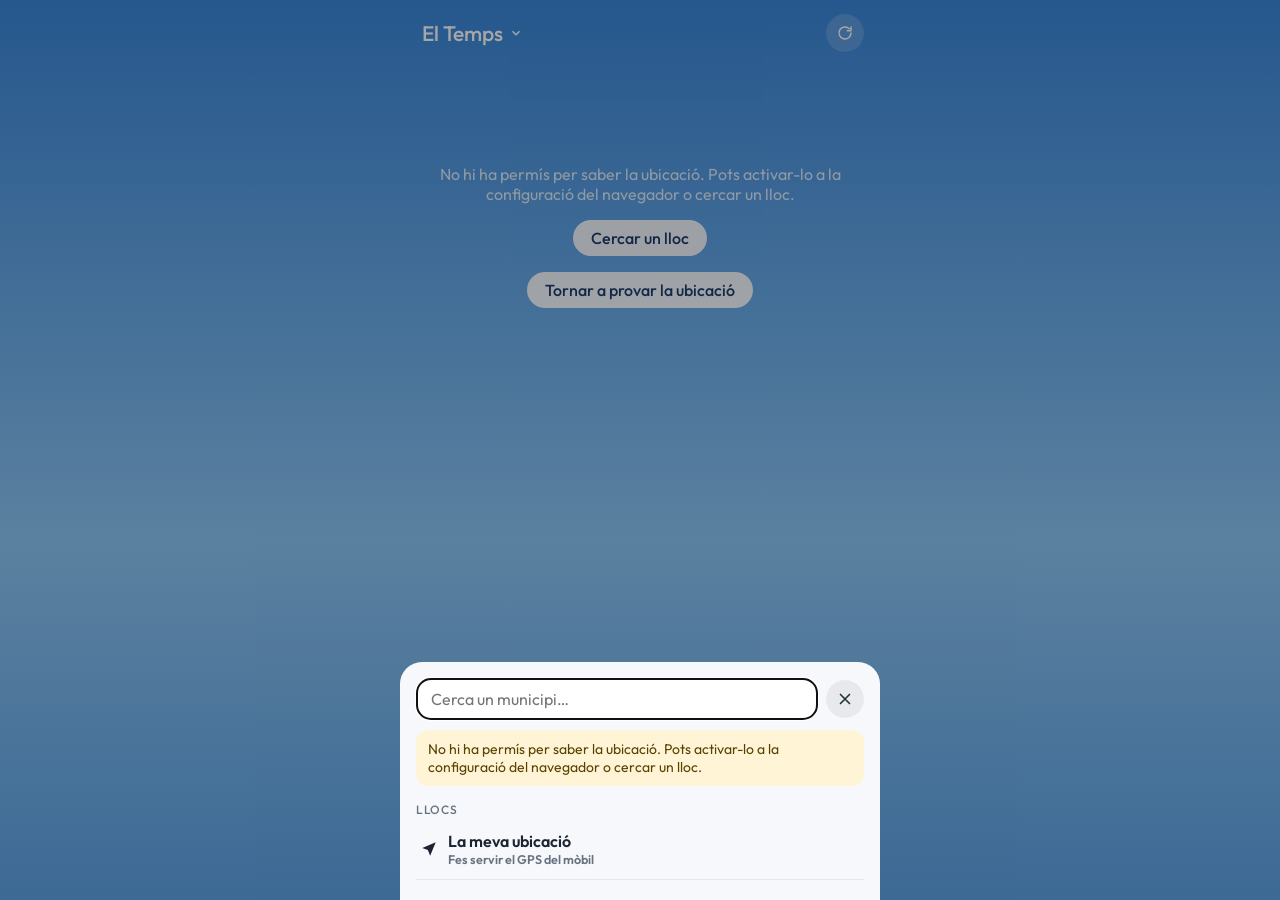
<file: index.html>
<!doctype html>
<html lang="ca">
<head>
<meta charset="utf-8">
<meta name="viewport" content="width=device-width, initial-scale=1, viewport-fit=cover">
<title>El Temps</title>
<meta name="description" content="El temps allà on siguis, amb dades oficials.">
<meta name="theme-color" content="#3f8fe0">
<link rel="manifest" href="manifest.webmanifest">
<link rel="icon" href="icons/icon-192.png" type="image/png">
<link rel="apple-touch-icon" href="icons/apple-touch-icon.png">
<link rel="preconnect" href="https://fonts.googleapis.com">
<link rel="preconnect" href="https://fonts.gstatic.com" crossorigin>
<link href="https://fonts.googleapis.com/css2?family=Outfit:wght@200;300;400;500;600&display=swap" rel="stylesheet">
<link rel="stylesheet" href="css/style.css">
</head>
<body data-sky="clear">
<div class="sky" aria-hidden="true"></div>
<div class="ptr" id="ptr" aria-hidden="true"><svg width="22" height="22" viewBox="0 0 24 24" fill="none" stroke="currentColor" stroke-width="2.2" stroke-linecap="round"><path d="M20 12a8 8 0 1 1-2.34-5.66M20 4v5h-5"/></svg></div>

<div class="app">
  <header class="top">
    <button class="place" id="placeBtn" aria-label="Canviar de lloc">
      <span class="pin" id="pin"></span>
      <span class="pname" id="pname">El Temps</span>
      <svg width="14" height="14" viewBox="0 0 24 24" fill="none" stroke="currentColor" stroke-width="2.4"><path d="M6 9l6 6 6-6"/></svg>
    </button>
    <div class="actions">
      <button class="icon-btn" id="installBtn" hidden aria-label="Instal·lar l'app" title="Instal·lar l'app">
        <svg width="18" height="18" viewBox="0 0 24 24" fill="none" stroke="currentColor" stroke-width="2" stroke-linecap="round"><path d="M12 4v11M7 10l5 5 5-5M5 20h14"/></svg>
      </button>
      <button class="icon-btn" id="refreshBtn" aria-label="Actualitzar" title="Actualitzar">
        <svg width="18" height="18" viewBox="0 0 24 24" fill="none" stroke="currentColor" stroke-width="2" stroke-linecap="round"><path d="M20 12a8 8 0 1 1-2.34-5.66M20 4v5h-5"/></svg>
      </button>
    </div>
  </header>
  <div class="updated" id="updated">&nbsp;</div>
  <main id="main">
    <div class="loading"><div class="spinner"></div><p>Buscant on ets…</p></div>
  </main>
  <footer class="foot" id="foot"></footer>
</div>

<div class="sheet" id="sheet" hidden>
  <div class="sheet-panel" role="dialog" aria-modal="true" aria-label="Llocs">
    <div class="sheet-head">
      <input id="search" type="search" placeholder="Cerca un municipi…" autocomplete="off" enterkeyhint="search">
      <button class="icon-btn dark" id="closeSheet" aria-label="Tancar">
        <svg width="18" height="18" viewBox="0 0 24 24" fill="none" stroke="currentColor" stroke-width="2.2" stroke-linecap="round"><path d="M6 6l12 12M18 6L6 18"/></svg>
      </button>
    </div>
    <p class="sheet-msg" id="sheetMsg" hidden></p>
    <ul class="plist" id="results"></ul>
    <h3 class="plist-title">Llocs</h3>
    <ul class="plist" id="places"></ul>
  </div>
</div>

<script type="module" src="js/app.js"></script>
</body>
</html>
</file>
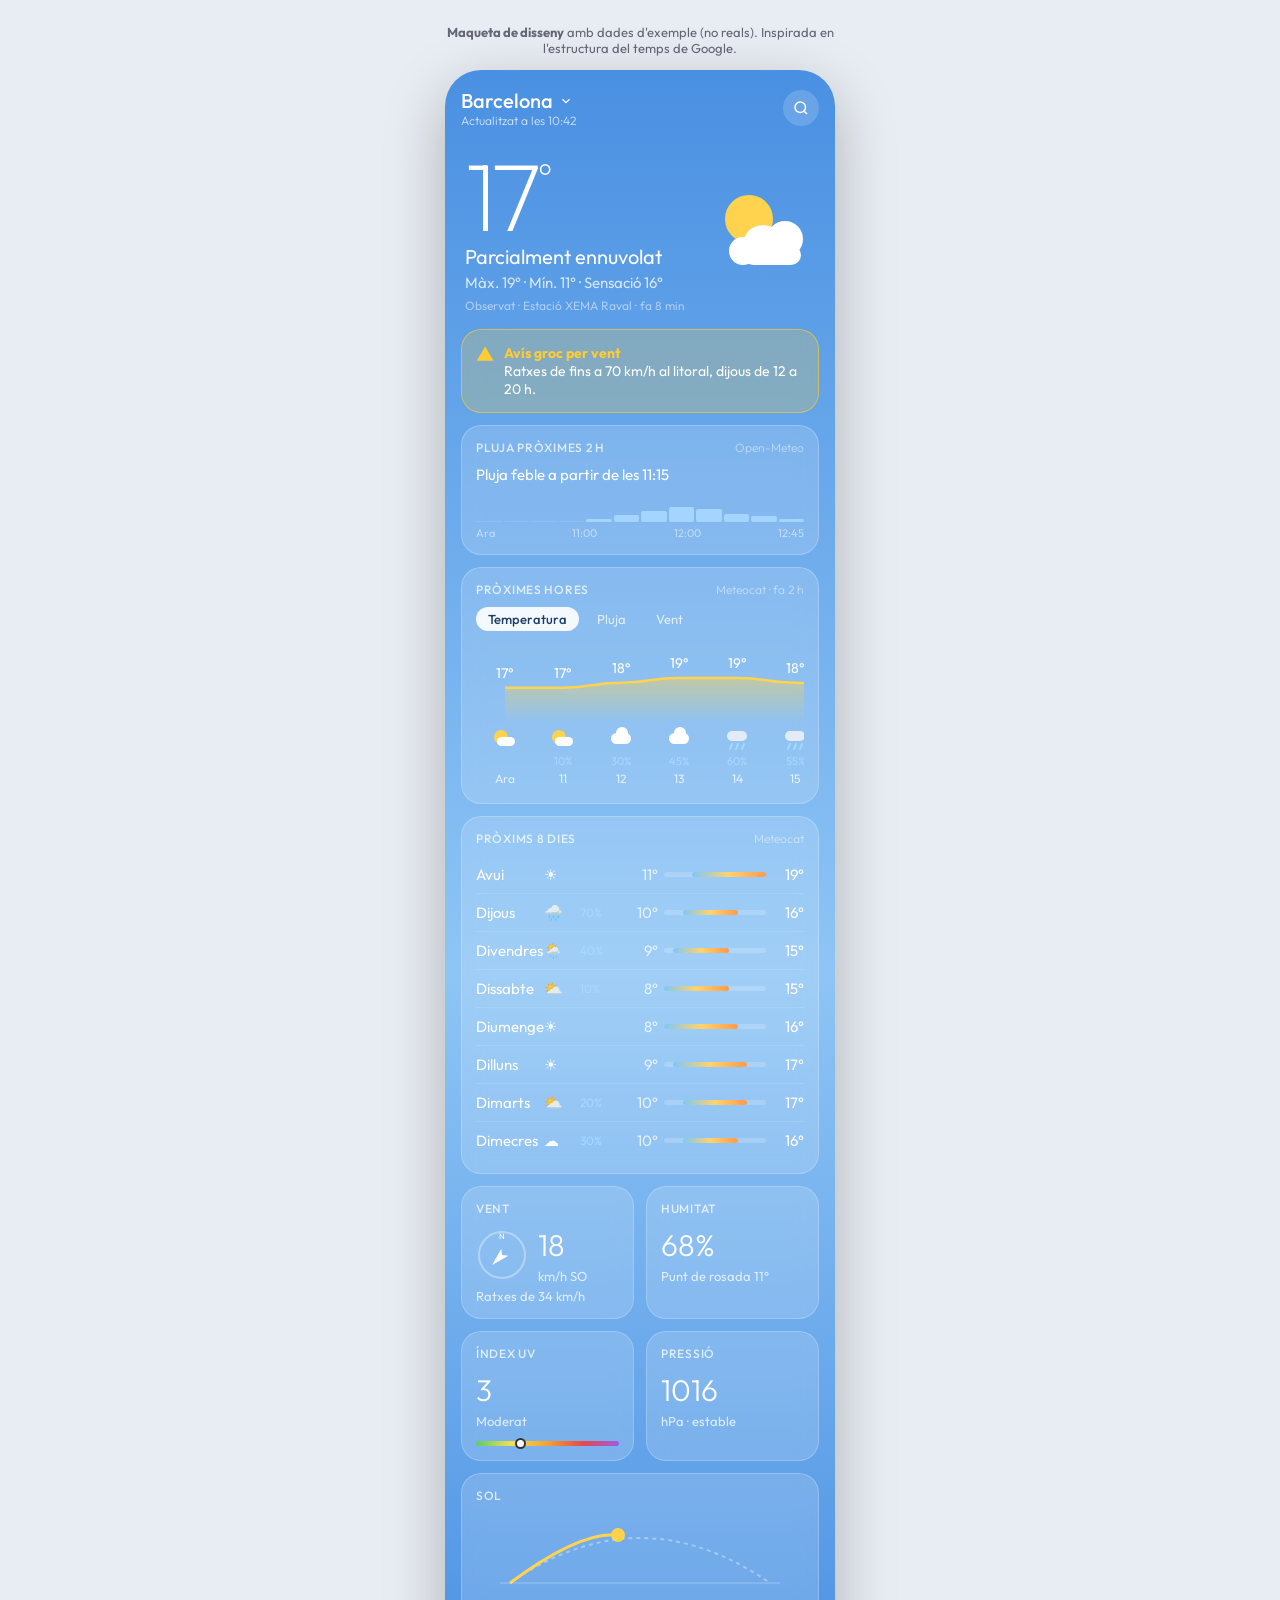
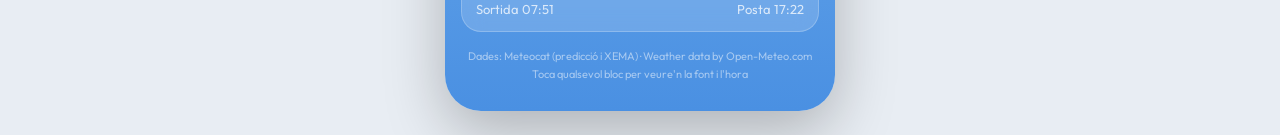
<file: maqueta.html>
<!doctype html>
<html lang="ca">
<head>
<meta charset="utf-8">
<meta name="viewport" content="width=device-width, initial-scale=1">
<title>Maqueta Temps</title>
<link href="https://fonts.googleapis.com/css2?family=Outfit:wght@200;300;400;500;600&display=swap" rel="stylesheet">
<style>
  :root{
    --sky1:#4a90e2; --sky2:#8ec5f5; --card:rgba(255,255,255,.16); --card-b:rgba(255,255,255,.22);
    --ink:#fff; --soft:rgba(255,255,255,.75); --faint:rgba(255,255,255,.5);
    --rain:#a8d8ff; --warn:#ffcc33; --page:#e8edf3;
  }
  @media (prefers-color-scheme: dark){ :root{ --sky1:#0d1b3a; --sky2:#24406e; --page:#0b0f17; } }
  *{box-sizing:border-box;margin:0;padding:0}
  body{font-family:Outfit,system-ui,sans-serif;background:var(--page);min-height:100vh;display:flex;flex-direction:column;align-items:center;gap:14px;padding:24px 16px;color:#333}
  .note{font-size:13px;color:#667;max-width:390px;text-align:center}
  @media (prefers-color-scheme: dark){ .note{color:#8a93a6} }
  .phone{width:100%;max-width:390px;border-radius:36px;overflow:hidden;box-shadow:0 20px 60px rgba(0,0,0,.25);
    background:linear-gradient(180deg,var(--sky1) 0%,var(--sky2) 55%,var(--sky1) 100%);color:var(--ink)}
  .scroll{padding:18px 16px 28px;display:flex;flex-direction:column;gap:12px}
  header{display:flex;justify-content:space-between;align-items:center}
  header h1{font-size:20px;font-weight:500;display:flex;align-items:center;gap:6px}
  header small{display:block;font-size:12px;color:var(--soft);font-weight:300}
  .icon-btn{width:36px;height:36px;border-radius:50%;background:var(--card);display:grid;place-items:center}
  .now{display:flex;justify-content:space-between;align-items:center;padding:8px 4px 4px}
  .temp{font-size:96px;font-weight:200;line-height:1;letter-spacing:-4px}
  .temp sup{font-size:36px;vertical-align:top;letter-spacing:0;position:relative;top:10px}
  .cond{font-size:20px;font-weight:400}
  .hilo{color:var(--soft);font-size:15px;margin-top:4px}
  .src{font-size:12px;color:var(--faint);margin-top:6px}
  .card{background:var(--card);border:1px solid var(--card-b);border-radius:20px;padding:14px;backdrop-filter:blur(10px)}
  .card h2{font-size:12px;font-weight:500;letter-spacing:.06em;text-transform:uppercase;color:var(--soft);margin-bottom:10px;display:flex;justify-content:space-between}
  .card h2 span{text-transform:none;letter-spacing:0;font-weight:300;color:var(--faint)}
  .alert{background:rgba(255,204,51,.22);border-color:rgba(255,204,51,.6);display:flex;gap:10px;align-items:flex-start;font-size:14px}
  .alert b{color:var(--warn)}
  .nowcast p{font-size:15px;margin-bottom:10px}
  .ncbar{display:flex;gap:2px;height:28px;align-items:flex-end}
  .ncbar i{flex:1;background:var(--rain);border-radius:2px;opacity:.85}
  .nclab{display:flex;justify-content:space-between;font-size:11px;color:var(--faint);margin-top:4px}
  .tabs{display:flex;gap:6px;margin-bottom:8px}
  .tabs button{font:inherit;font-size:13px;border:0;border-radius:14px;padding:4px 12px;background:transparent;color:var(--soft);cursor:pointer}
  .tabs button.on{background:rgba(255,255,255,.9);color:#1d3d6b;font-weight:500}
  .hours{overflow-x:auto;scrollbar-width:none}
  .hours::-webkit-scrollbar{display:none}
  .hours svg{display:block}
  .days li{list-style:none;display:grid;grid-template-columns:62px 30px 40px 32px 1fr 32px;align-items:center;gap:6px;padding:9px 0;border-top:1px solid rgba(255,255,255,.12);font-size:15px}
  .days li:first-child{border-top:0}
  .days .p{color:var(--rain);font-size:12px}
  .days .lo{color:var(--soft);text-align:right}
  .range{height:5px;border-radius:3px;background:rgba(255,255,255,.18);position:relative}
  .range i{position:absolute;top:0;bottom:0;border-radius:3px;background:linear-gradient(90deg,#7ec8f7,#ffd36b,#ff9a4d)}
  .grid{display:grid;grid-template-columns:1fr 1fr;gap:12px}
  .grid .card{min-height:130px}
  .big{font-size:30px;font-weight:300}
  .sub{font-size:13px;color:var(--soft);margin-top:4px}
  .uvbar{height:5px;border-radius:3px;margin-top:12px;background:linear-gradient(90deg,#5ccc66,#f5e050,#f5a030,#e5484d,#9b5de5);position:relative}
  .uvbar i{position:absolute;top:-3px;width:11px;height:11px;border-radius:50%;background:#fff;border:2px solid #333}
  footer{text-align:center;font-size:11px;color:var(--faint);line-height:1.6;margin-top:4px}
</style>
</head>
<body>
<p class="note"><b>Maqueta de disseny</b> amb dades d'exemple (no reals). Inspirada en l'estructura del temps de Google.</p>

<div class="phone">
 <div class="scroll">
  <header>
   <div>
    <h1>Barcelona <svg width="14" height="14" viewBox="0 0 24 24" fill="none" stroke="#fff" stroke-width="2"><path d="M6 9l6 6 6-6"/></svg></h1>
    <small>Actualitzat a les 10:42</small>
   </div>
   <div class="icon-btn"><svg width="18" height="18" viewBox="0 0 24 24" fill="none" stroke="#fff" stroke-width="2"><circle cx="11" cy="11" r="7"/><path d="M20 20l-3.5-3.5"/></svg></div>
  </header>

  <section class="now">
   <div>
    <div class="temp">17<sup>°</sup></div>
    <div class="cond">Parcialment ennuvolat</div>
    <div class="hilo">Màx. 19° · Mín. 11° · Sensació 16°</div>
    <div class="src">Observat · Estació XEMA Raval · fa 8 min</div>
   </div>
   <svg width="110" height="100" viewBox="0 0 110 100" aria-label="Sol i núvols">
    <circle cx="44" cy="38" r="24" fill="#ffd34d"/>
    <g fill="#fff"><circle cx="58" cy="64" r="20"/><circle cx="80" cy="58" r="18"/><circle cx="38" cy="70" r="14"/><rect x="38" y="64" width="58" height="20" rx="10"/></g>
   </svg>
  </section>

  <section class="card alert">
   <svg width="20" height="20" viewBox="0 0 24 24" fill="#ffcc33"><path d="M12 2L1 21h22L12 2zm1 15h-2v2h2v-2zm0-7h-2v5h2v-5z"/></svg>
   <div><b>Avís groc per vent</b><br>Ratxes de fins a 70 km/h al litoral, dijous de 12 a 20 h.</div>
  </section>

  <section class="card nowcast">
   <h2>Pluja pròximes 2 h <span>Open-Meteo</span></h2>
   <p>Pluja feble a partir de les 11:15</p>
   <div class="ncbar" id="ncbar"></div>
   <div class="nclab"><span>Ara</span><span>11:00</span><span>12:00</span><span>12:45</span></div>
  </section>

  <section class="card">
   <h2>Pròximes hores <span>Meteocat · fa 2 h</span></h2>
   <div class="tabs"><button class="on">Temperatura</button><button>Pluja</button><button>Vent</button></div>
   <div class="hours"><svg id="hours" height="150"></svg></div>
  </section>

  <section class="card">
   <h2>Pròxims 8 dies <span>Meteocat</span></h2>
   <ul class="days" id="days"></ul>
  </section>

  <div class="grid">
   <section class="card"><h2>Vent</h2>
    <div style="display:flex;align-items:center;gap:10px">
     <svg width="52" height="52" viewBox="0 0 52 52"><circle cx="26" cy="26" r="23" fill="none" stroke="rgba(255,255,255,.35)" stroke-width="2"/><text x="26" y="10" fill="#fff" font-size="8" text-anchor="middle">N</text><path d="M26 12 L31 30 L26 26 L21 30Z" fill="#fff" transform="rotate(225 26 26)"/></svg>
     <div><div class="big">18</div><div class="sub">km/h SO</div></div>
    </div>
    <div class="sub">Ratxes de 34 km/h</div>
   </section>
   <section class="card"><h2>Humitat</h2><div class="big">68%</div><div class="sub">Punt de rosada 11°</div></section>
   <section class="card"><h2>Índex UV</h2><div class="big">3</div><div class="sub">Moderat</div><div class="uvbar"><i style="left:27%"></i></div></section>
   <section class="card"><h2>Pressió</h2><div class="big">1016</div><div class="sub">hPa · estable</div></section>
   <section class="card" style="grid-column:1/-1"><h2>Sol</h2>
    <svg viewBox="0 0 300 80" width="100%" height="80">
     <path d="M20 70 Q150 -20 280 70" fill="none" stroke="rgba(255,255,255,.35)" stroke-width="2" stroke-dasharray="4 4"/>
     <path d="M20 70 Q90 18 128 22" fill="none" stroke="#ffd34d" stroke-width="3"/>
     <circle cx="128" cy="22" r="7" fill="#ffd34d"/>
     <line x1="10" y1="70" x2="290" y2="70" stroke="rgba(255,255,255,.3)"/>
    </svg>
    <div style="display:flex;justify-content:space-between" class="sub"><span>Sortida 07:51</span><span>Posta 17:22</span></div>
   </section>
  </div>

  <footer>Dades: Meteocat (predicció i XEMA) · Weather data by Open-Meteo.com<br>Toca qualsevol bloc per veure'n la font i l'hora</footer>
 </div>
</div>

<script>
  // Pluja a curt termini (passos de 15 min)
  const nc=[0,0,0,0,10,25,40,55,45,30,20,10];
  document.getElementById('ncbar').innerHTML=nc.map(v=>`<i style="height:${Math.max(v,3)}%;opacity:${v?0.9:0.25}"></i>`).join('');

  // Corba de temperatura per hores
  const hrs=[['Ara',17,'sc',0],['11',17,'sc',10],['12',18,'cl',30],['13',19,'cl',45],['14',19,'rn',60],['15',18,'rn',55],['16',17,'cl',30],['17',16,'cl',10],['18',15,'mn',0],['19',14,'mn',0],['20',13,'mn',0],['21',13,'mn',0],['22',12,'mn',0],['23',12,'mn',0]];
  const W=58, svg=document.getElementById('hours'); svg.setAttribute('width',hrs.length*W);
  const tmin=11,tmax=20,y=t=>78-(t-tmin)/(tmax-tmin)*44;
  const icon=(k,x)=>({
    sc:`<circle cx="${x-4}" cy="98" r="7" fill="#ffd34d"/><rect x="${x-8}" y="98" width="18" height="9" rx="4.5" fill="#fff"/>`,
    cl:`<rect x="${x-10}" y="94" width="20" height="11" rx="5.5" fill="#fff"/><circle cx="${x+1}" cy="94" r="6" fill="#fff"/>`,
    rn:`<rect x="${x-10}" y="92" width="20" height="10" rx="5" fill="#e3ecf6"/><path d="M${x-5} 105l-2 5M${x+1} 105l-2 5M${x+7} 105l-2 5" stroke="#a8d8ff" stroke-width="2" stroke-linecap="round"/>`,
    mn:`<path d="M${x+5} 92a8 8 0 1 0 0 14a6.5 6.5 0 0 1 0-14z" fill="#e9eef9"/>`
  })[k];
  const pts=hrs.map((h,i)=>[i*W+W/2,y(h[1])]);
  let d=`M${pts[0][0]} ${pts[0][1]}`; for(let i=1;i<pts.length;i++){const [x0,y0]=pts[i-1],[x1,y1]=pts[i],c=(x0+x1)/2;d+=` C${c} ${y0} ${c} ${y1} ${x1} ${y1}`}
  let out=`<defs><linearGradient id="g" x1="0" x2="0" y1="0" y2="1"><stop offset="0" stop-color="#ffd34d" stop-opacity=".45"/><stop offset="1" stop-color="#ffd34d" stop-opacity="0"/></linearGradient></defs>`;
  out+=`<path d="${d} L${pts.at(-1)[0]} 84 L${pts[0][0]} 84Z" fill="url(#g)"/><path d="${d}" fill="none" stroke="#ffd34d" stroke-width="2.5"/>`;
  hrs.forEach((h,i)=>{const [x,yy]=pts[i];
    out+=`<text x="${x}" y="${yy-10}" fill="#fff" font-size="14" text-anchor="middle">${h[1]}°</text>`+icon(h[2],x)+
    `<text x="${x}" y="126" fill="#a8d8ff" font-size="11" text-anchor="middle">${h[3]?h[3]+'%':''}</text>`+
    `<text x="${x}" y="144" fill="rgba(255,255,255,.75)" font-size="12" text-anchor="middle">${h[0]}</text>`});
  svg.innerHTML=out;

  // 8 dies amb barra de rang
  const days=[['Avui','☀️',0,11,19],['Dijous','🌧️',70,10,16],['Divendres','🌦️',40,9,15],['Dissabte','⛅',10,8,15],['Diumenge','☀️',0,8,16],['Dilluns','☀️',0,9,17],['Dimarts','⛅',20,10,17],['Dimecres','☁️',30,10,16]];
  const lo=8,hi=19;
  document.getElementById('days').innerHTML=days.map(([n,e,p,a,b])=>`<li><span>${n}</span><span>${e}</span><span class="p">${p?p+'%':''}</span><span class="lo">${a}°</span><span class="range"><i style="left:${(a-lo)/(hi-lo)*100}%;right:${100-(b-lo)/(hi-lo)*100}%"></i></span><span style="text-align:right">${b}°</span></li>`).join('');
</script>
</body>
</html>
</file>
<file: css/style.css>
:root {
  --card: rgba(255, 255, 255, .16);
  --card-b: rgba(255, 255, 255, .22);
  --ink: #fff;
  --soft: rgba(255, 255, 255, .8);
  --faint: rgba(255, 255, 255, .58);
  --rain: #a8dcff;
  --warn: #ffcc33;
  --sky1: #3f8fe0;
  --sky2: #8ec8f6;
}
body[data-sky="clear"]        { --sky1: #3a86d9; --sky2: #8cc6f5; }
body[data-sky="partly"]       { --sky1: #4f86c2; --sky2: #a3c4e3; }
body[data-sky="cloudy"]       { --sky1: #5f7389; --sky2: #9aabbd; }
body[data-sky="rain"]         { --sky1: #43505f; --sky2: #788698; }
body[data-sky="storm"]        { --sky1: #272c38; --sky2: #545c6c; }
body[data-sky="snow"]         { --sky1: #63809f; --sky2: #a6b9cd; }
body[data-sky="fog"]          { --sky1: #6f7a87; --sky2: #a7b0bb; }
body[data-sky="night"]        { --sky1: #0d1832; --sky2: #2a3f6b; }
body[data-sky="night-cloudy"] { --sky1: #1a202d; --sky2: #3a4456; }

* { box-sizing: border-box; margin: 0; padding: 0; }
html { -webkit-text-size-adjust: 100%; }
body {
  font-family: Outfit, system-ui, -apple-system, 'Segoe UI', Roboto, sans-serif;
  color: var(--ink);
  background: var(--sky1);
  min-height: 100vh;
  -webkit-tap-highlight-color: transparent;
}
.sky {
  position: fixed; inset: 0; z-index: -1;
  background: linear-gradient(180deg, var(--sky1) 0%, var(--sky2) 60%, var(--sky1) 130%);
  transition: background 0.8s;
}
@media (prefers-color-scheme: dark) { .sky { filter: brightness(.72) saturate(.9); } }

button { font: inherit; color: inherit; background: none; border: 0; cursor: pointer; }
[hidden] { display: none !important; }

.app {
  max-width: 480px; margin: 0 auto;
  padding: calc(env(safe-area-inset-top) + 14px) 16px calc(env(safe-area-inset-bottom) + 28px);
  display: flex; flex-direction: column; gap: 12px;
}

/* Capçalera */
.top { display: flex; justify-content: space-between; align-items: center; gap: 8px; }
.place { display: flex; align-items: center; gap: 6px; font-size: 21px; font-weight: 500; min-width: 0; padding: 4px 0; }
.pname { white-space: nowrap; overflow: hidden; text-overflow: ellipsis; }
.pin { display: inline-flex; }
.actions { display: flex; gap: 8px; }
.icon-btn { width: 38px; height: 38px; border-radius: 50%; background: var(--card); display: grid; place-items: center; flex: none; }
.icon-btn:active { transform: scale(.94); }
.icon-btn.dark { background: rgba(0, 0, 0, .06); color: #233; }
.updated { font-size: 12.5px; color: var(--soft); font-weight: 300; margin-top: -8px; }
.updated.stale { color: var(--warn); }
.spin svg { animation: spin 0.9s linear infinite; }
@keyframes spin { to { transform: rotate(360deg); } }

/* Ara */
.now { display: flex; justify-content: space-between; align-items: center; padding: 6px 2px 2px; }
.temp { font-size: 96px; font-weight: 200; line-height: 1; letter-spacing: -4px; }
.temp sup { font-size: 36px; vertical-align: top; letter-spacing: 0; position: relative; top: 10px; }
.cond { font-size: 20px; }
.hilo { color: var(--soft); font-size: 15px; margin-top: 4px; }
.src { font-size: 12px; color: var(--faint); margin-top: 6px; }
.now-icon { flex: none; filter: drop-shadow(0 6px 14px rgba(0, 0, 0, .12)); }

/* Targetes */
.card { background: var(--card); border: 1px solid var(--card-b); border-radius: 20px; padding: 14px; backdrop-filter: blur(10px); -webkit-backdrop-filter: blur(10px); }
.card h2 { font-size: 12px; font-weight: 500; letter-spacing: .06em; text-transform: uppercase; color: var(--soft); margin-bottom: 10px; display: flex; justify-content: space-between; gap: 8px; }
.card h2 span { text-transform: none; letter-spacing: 0; font-weight: 300; color: var(--faint); }
.banner { display: flex; gap: 10px; align-items: flex-start; font-size: 14px; background: rgba(255, 204, 51, .2); border-color: rgba(255, 204, 51, .55); }
.banner b { color: var(--warn); }
.banner button { text-decoration: underline; color: var(--ink); }

.nowcast p { font-size: 15px; margin-bottom: 10px; }
.nowcast p small { display: block; font-size: 13px; color: var(--soft); margin-top: 4px; }
.ncbar { position: relative; display: flex; gap: 2px; height: 44px; align-items: flex-end; border-bottom: 1px solid rgba(255, 255, 255, .25); }
.ncbar > span { position: relative; height: 100%; min-width: 0; }
.ncbar em { position: absolute; left: 0; right: 0; bottom: 0; background: rgba(168, 220, 255, .16); border-radius: 2px 2px 0 0; }
.ncbar b { position: absolute; left: 0; right: 0; bottom: 0; background: var(--rain); border-radius: 2px 2px 0 0; }
.ncbar .nccut { position: absolute; top: 0; bottom: 0; width: 0; border-left: 1px dashed rgba(255, 255, 255, .35); }
.nclab { position: relative; height: 16px; font-size: 11px; color: var(--faint); margin-top: 4px; }
.nclab span { position: absolute; top: 0; transform: translateX(-50%); white-space: nowrap; }
.nclab span:first-child { transform: none; }
.nckey { display: flex; flex-wrap: wrap; gap: 4px 14px; font-size: 11.5px; color: var(--faint); margin-top: 6px; }
.nckey b, .nckey em { display: inline-block; width: 10px; height: 10px; border-radius: 2px; margin-right: 5px; vertical-align: -1px; background: var(--rain); }
.nckey em { background: rgba(168, 220, 255, .3); }

.tabs { display: flex; gap: 6px; margin-bottom: 8px; }
.tabs button { font-size: 13px; border-radius: 14px; padding: 4px 12px; color: var(--soft); }
.tabs button[aria-selected="true"] { background: rgba(255, 255, 255, .92); color: #1d3d6b; font-weight: 500; }
.hours { overflow-x: auto; scrollbar-width: none; margin: 0 -14px; padding: 0 6px; }
.hours::-webkit-scrollbar { display: none; }
.hours svg { display: block; }
.draw { stroke-dasharray: 2000; stroke-dashoffset: 2000; animation: draw 1.1s ease-out forwards; }
@keyframes draw { to { stroke-dashoffset: 0; } }

.days { list-style: none; }
.days li { border-top: 1px solid rgba(255, 255, 255, .12); }
.days li:first-child { border-top: 0; }
.day { width: 100%; display: grid; grid-template-columns: 74px 30px 38px 30px 1fr 30px; align-items: center; gap: 6px; padding: 9px 0; font-size: 15px; text-align: left; }
.day .p { color: var(--rain); font-size: 12px; }
.day .lo { color: var(--soft); text-align: right; }
.day .hi { text-align: right; }
.range { height: 5px; border-radius: 3px; background: rgba(255, 255, 255, .18); position: relative; }
.range i { position: absolute; top: 0; bottom: 0; border-radius: 3px; background: linear-gradient(90deg, #7ec8f7, #ffd36b, #ff9a4d); }
.day-more { font-size: 13px; color: var(--soft); padding: 0 0 10px; display: flex; flex-wrap: wrap; gap: 6px 14px; }

.grid { display: grid; grid-template-columns: 1fr 1fr; gap: 12px; }
.grid .card { min-height: 128px; }
.grid .wide { grid-column: 1 / -1; min-height: 0; }
.big { font-size: 30px; font-weight: 300; }
.sub { font-size: 13px; color: var(--soft); margin-top: 4px; }
.uvbar { height: 5px; border-radius: 3px; margin-top: 12px; background: linear-gradient(90deg, #5ccc66, #f5e050, #f5a030, #e5484d, #9b5de5); position: relative; }
.uvbar i { position: absolute; top: -3px; width: 11px; height: 11px; margin-left: -5px; border-radius: 50%; background: #fff; border: 2px solid #333; }

.sun-status { font-size: 15px; margin: -2px 0 4px; }
.sun-status b { font-weight: 600; }
.sun-times { display: flex; justify-content: space-between; margin-top: 2px; }
.sun-times > div { display: flex; align-items: center; gap: 8px; padding: 6px 10px; border-radius: 14px; }
.sun-times > div:last-child { text-align: right; }
.sun-times small { display: block; font-size: 12px; color: var(--soft); }
.sun-times strong { font-size: 22px; font-weight: 400; }
.sun-times .next { background: rgba(255, 255, 255, .14); }
.foot { text-align: center; font-size: 11.5px; color: var(--faint); line-height: 1.7; }
.foot a { color: var(--soft); }

/* Estats */
.loading, .error { text-align: center; padding: 80px 20px; color: var(--soft); display: flex; flex-direction: column; align-items: center; gap: 16px; }
.error button, .btn { background: rgba(255, 255, 255, .92); color: #1d3d6b; border-radius: 20px; padding: 8px 18px; font-weight: 500; }
.spinner { width: 34px; height: 34px; border-radius: 50%; border: 3px solid rgba(255, 255, 255, .3); border-top-color: #fff; animation: spin .9s linear infinite; }

/* Estirar per actualitzar */
.ptr { position: fixed; top: 0; left: 50%; z-index: 5; width: 40px; height: 40px; margin-left: -20px; border-radius: 50%; background: #fff; color: #1d3d6b; display: grid; place-items: center; box-shadow: 0 4px 14px rgba(0, 0, 0, .2); transform: translateY(-60px); transition: transform .2s; }

/* Full de llocs */
.sheet { position: fixed; inset: 0; z-index: 10; background: rgba(0, 0, 0, .35); display: flex; align-items: flex-end; justify-content: center; }
.sheet-panel { width: 100%; max-width: 480px; max-height: 88vh; overflow-y: auto; background: #f6f8fb; color: #1b2430; border-radius: 22px 22px 0 0; padding: 16px 16px calc(env(safe-area-inset-bottom) + 20px); animation: up .22s ease-out; }
@keyframes up { from { transform: translateY(40px); opacity: 0; } }
.sheet-head { display: flex; gap: 8px; align-items: center; margin-bottom: 10px; }
.sheet-head input { flex: 1; min-width: 0; font: inherit; font-size: 16px; padding: 10px 14px; border-radius: 14px; border: 1px solid #d6dde6; background: #fff; color: inherit; }
.sheet-msg { font-size: 14px; background: #fff4d6; color: #5a4300; border-radius: 12px; padding: 10px 12px; margin-bottom: 10px; }
.plist { list-style: none; }
.plist li { display: flex; align-items: center; gap: 4px; border-bottom: 1px solid #e3e8ef; }
.plist .pick { flex: 1; min-width: 0; text-align: left; padding: 12px 4px; display: flex; gap: 10px; align-items: center; }
.plist .pick small { display: block; font-size: 12.5px; color: #66727f; }
.plist .pick.on { font-weight: 600; }
.plist .del { width: 36px; height: 36px; color: #8a96a3; display: grid; place-items: center; }
.plist-title { font-size: 12px; text-transform: uppercase; letter-spacing: .06em; color: #66727f; margin: 16px 0 2px; font-weight: 500; }
@media (prefers-color-scheme: dark) {
  .sheet-panel { background: #161b24; color: #e8edf3; }
  .sheet-head input { background: #0f131a; border-color: #2b3340; }
  .plist li { border-color: #262e3a; }
  .plist .pick small, .plist-title { color: #8d99a8; }
  .icon-btn.dark { color: #e8edf3; background: rgba(255, 255, 255, .08); }
  .sheet-msg { background: #3a3218; color: #f3dfa2; }
}
@media (prefers-reduced-motion: reduce) { * { animation: none !important; transition: none !important; } .draw { stroke-dashoffset: 0; } }
</file>
